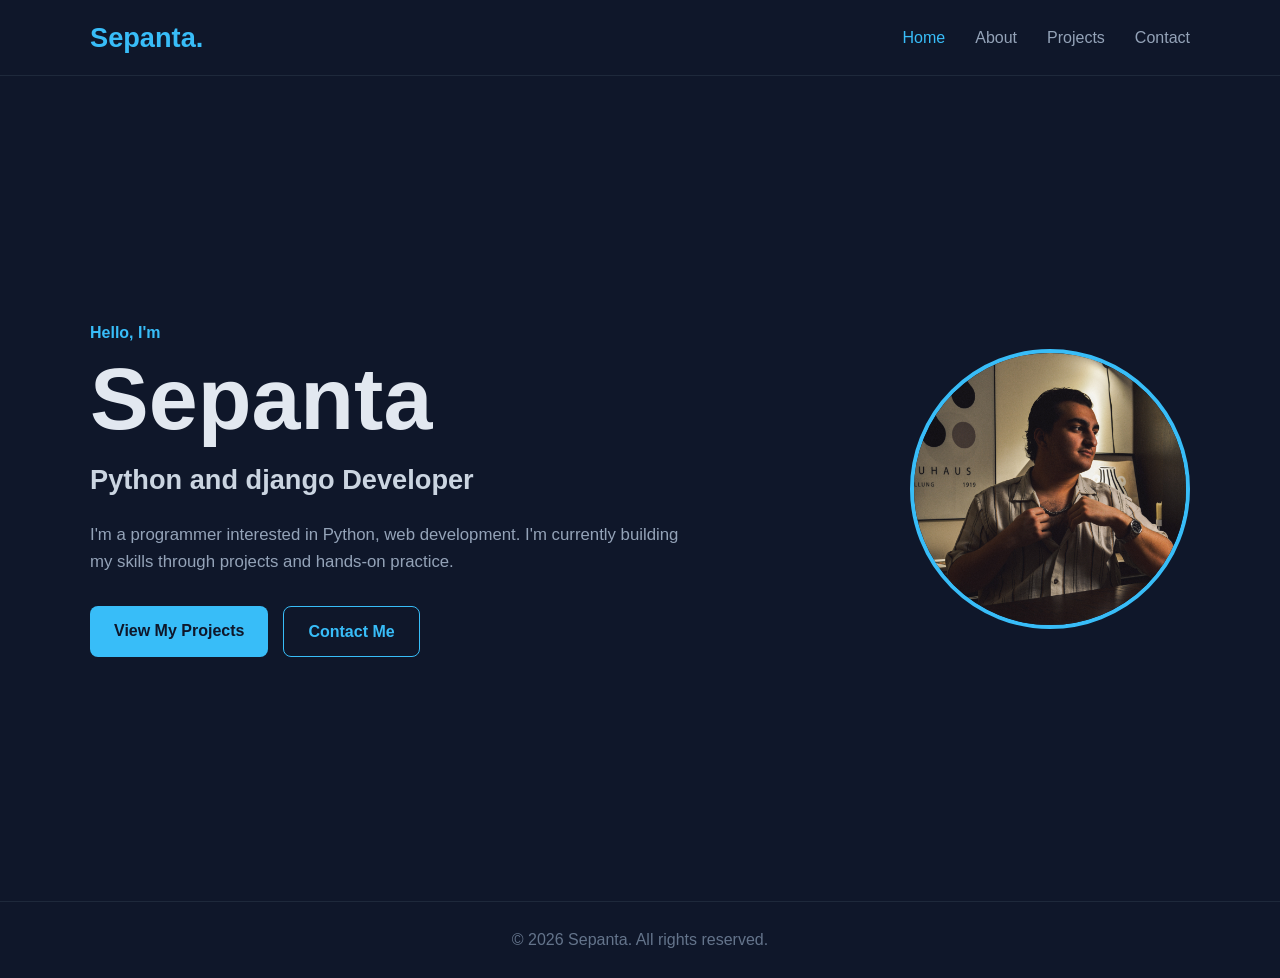
<file: index.html>
<!DOCTYPE html>
<html lang="en">
<head>
    <meta charset="UTF-8">
    <meta name="viewport" content="width=device-width, initial-scale=1.0">
    <title>Sepanta | Portfolio</title>
    <link rel="stylesheet" href="css/style.css">
</head>
<body>
<header>
    <nav class="navbar">
        <a href="index.html" class="logo">Sepanta.</a>
        <div class="nav-links">
            <a href="index.html" class="active">Home</a>
            <a href="about.html">About</a>
            <a href="projects.html">Projects</a>
            <a href="contact.html">Contact</a>
        </div>
    </nav>
</header>

<main>
    <section class="hero">
        <div class="hero-text">
            <p class="subtitle">Hello, I'm</p>
            <h1>Sepanta</h1>
            <h2>Python and django Developer </h2>
            <p>I'm a programmer interested in Python, web development. I'm currently building my skills through projects and hands-on practice.</p>
            <div class="hero-buttons">
                <a href="projects.html" class="btn">View My Projects</a>
                <a href="contact.html" class="btn secondary">Contact Me</a>
            </div>
        </div>
        <div class="hero-image">
            <img src="images/profile.jpg" alt="Sepanta profile picture">
        </div>
    </section>
</main>

<footer><p>&copy; 2026 Sepanta. All rights reserved.</p></footer>
</body>
</html>
</file>
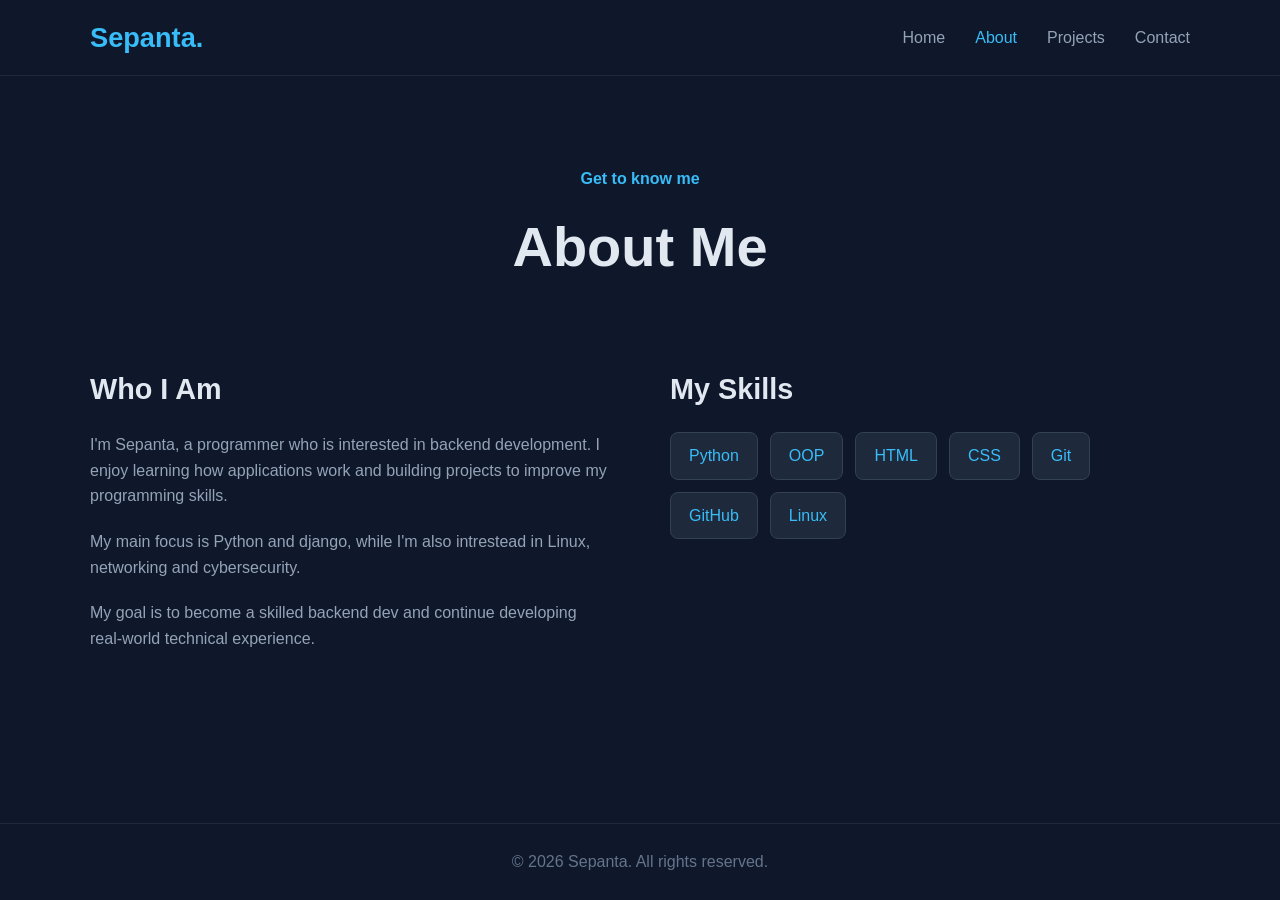
<file: about.html>
<!DOCTYPE html>
<html lang="en">
<head>
    <meta charset="UTF-8">
    <meta name="viewport" content="width=device-width, initial-scale=1.0">
    <title>About | Sepanta</title>
    <link rel="stylesheet" href="css/style.css">
</head>
<body>
<header>
    <nav class="navbar">
        <a href="index.html" class="logo">Sepanta.</a>
        <div class="nav-links">
            <a href="index.html">Home</a>
            <a href="about.html" class="active">About</a>
            <a href="projects.html">Projects</a>
            <a href="contact.html">Contact</a>
        </div>
    </nav>
</header>

<main>
    <section class="page-header">
        <p class="subtitle">Get to know me</p>
        <h1>About Me</h1>
    </section>

    <section class="about-section">
        <div class="about-text">
            <h2>Who I Am</h2>
            <p>I'm Sepanta, a programmer who is interested in backend development. I enjoy learning how applications work and building projects to improve my programming skills.</p>
            <p>My main focus is Python and django, while I'm also intrestead in Linux, networking and cybersecurity.</p>
            <p>My goal is to become a skilled backend dev and continue developing real-world technical experience.</p>
        </div>

        <div class="skills">
            <h2>My Skills</h2>
            <div class="skill-list">
                <span>Python</span><span>OOP</span><span>HTML</span><span>CSS</span>
                <span>Git</span><span>GitHub</span><span>Linux</span>
            </div>
        </div>
    </section>
</main>

<footer><p>&copy; 2026 Sepanta. All rights reserved.</p></footer>
</body>
</html>
</file>
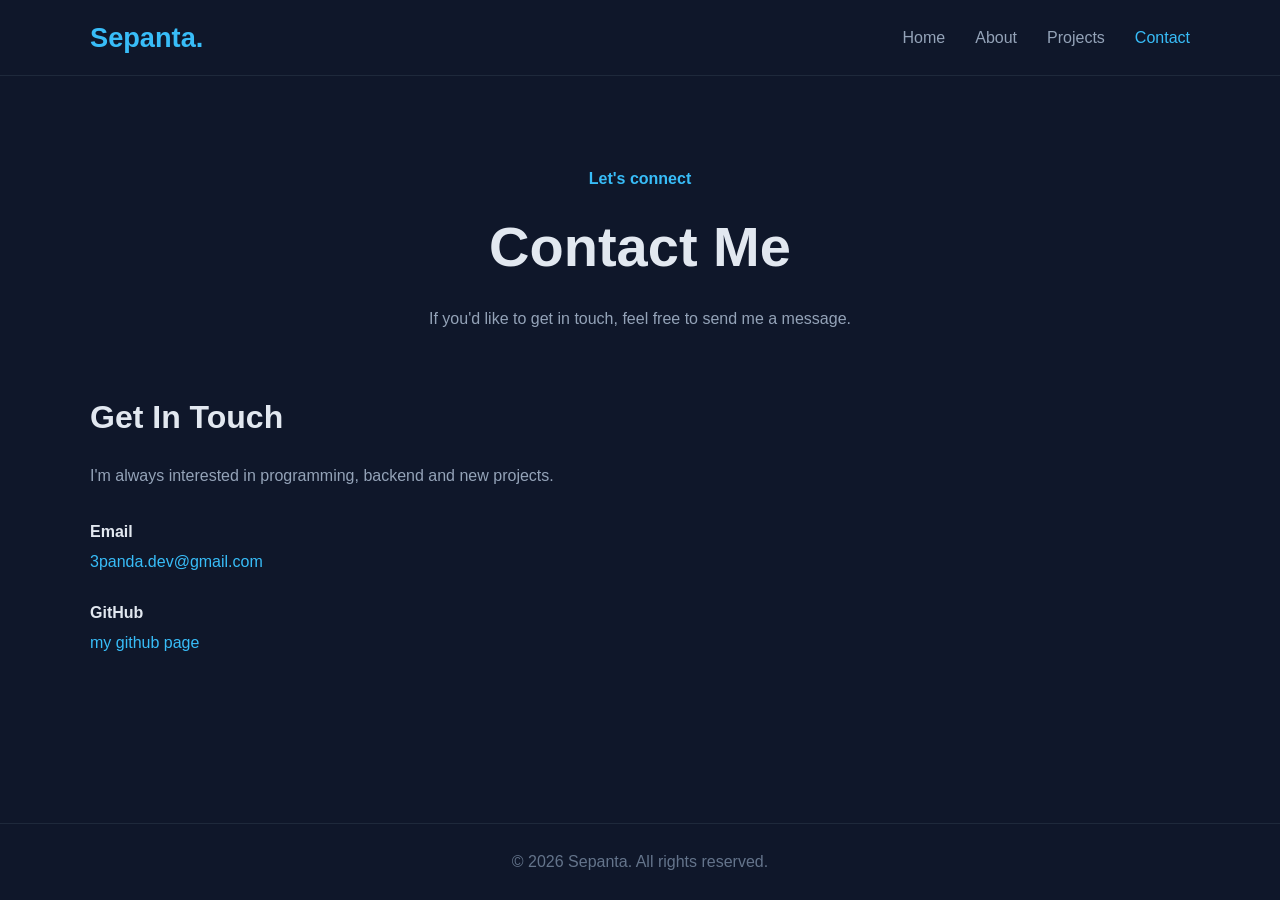
<file: contact.html>
<!DOCTYPE html>
<html lang="en">
<head>
    <meta charset="UTF-8">
    <meta name="viewport" content="width=device-width, initial-scale=1.0">
    <title>Contact | Sepanta</title>
    <link rel="stylesheet" href="css/style.css">
</head>
<body>
<header>
    <nav class="navbar">
        <a href="index.html" class="logo">Sepanta.</a>
        <div class="nav-links">
            <a href="index.html">Home</a>
            <a href="about.html">About</a>
            <a href="projects.html">Projects</a>
            <a href="contact.html" class="active">Contact</a>
        </div>
    </nav>
</header>

<main>
    <section class="page-header">
        <p class="subtitle">Let's connect</p>
        <h1>Contact Me</h1>
        <p>If you'd like to get in touch, feel free to send me a message.</p>
    </section>

    <section class="contact-section">
        <div class="contact-info">
            <h2>Get In Touch</h2>
            <p>I'm always interested in programming, backend and new projects.</p>

            <div class="contact-item">
                <strong>Email</strong>
                <a href="mailto:3panda.dev@gmail.com">3panda.dev@gmail.com</a>
            </div>

            <div class="contact-item">
                <strong>GitHub</strong>
                <a href="https://github.com/3panda-dev" target="_blank">my github page</a>
            </div>
        </div>

    </section>
</main>

<footer><p>&copy; 2026 Sepanta. All rights reserved.</p></footer>
</body>
</html>
</file>
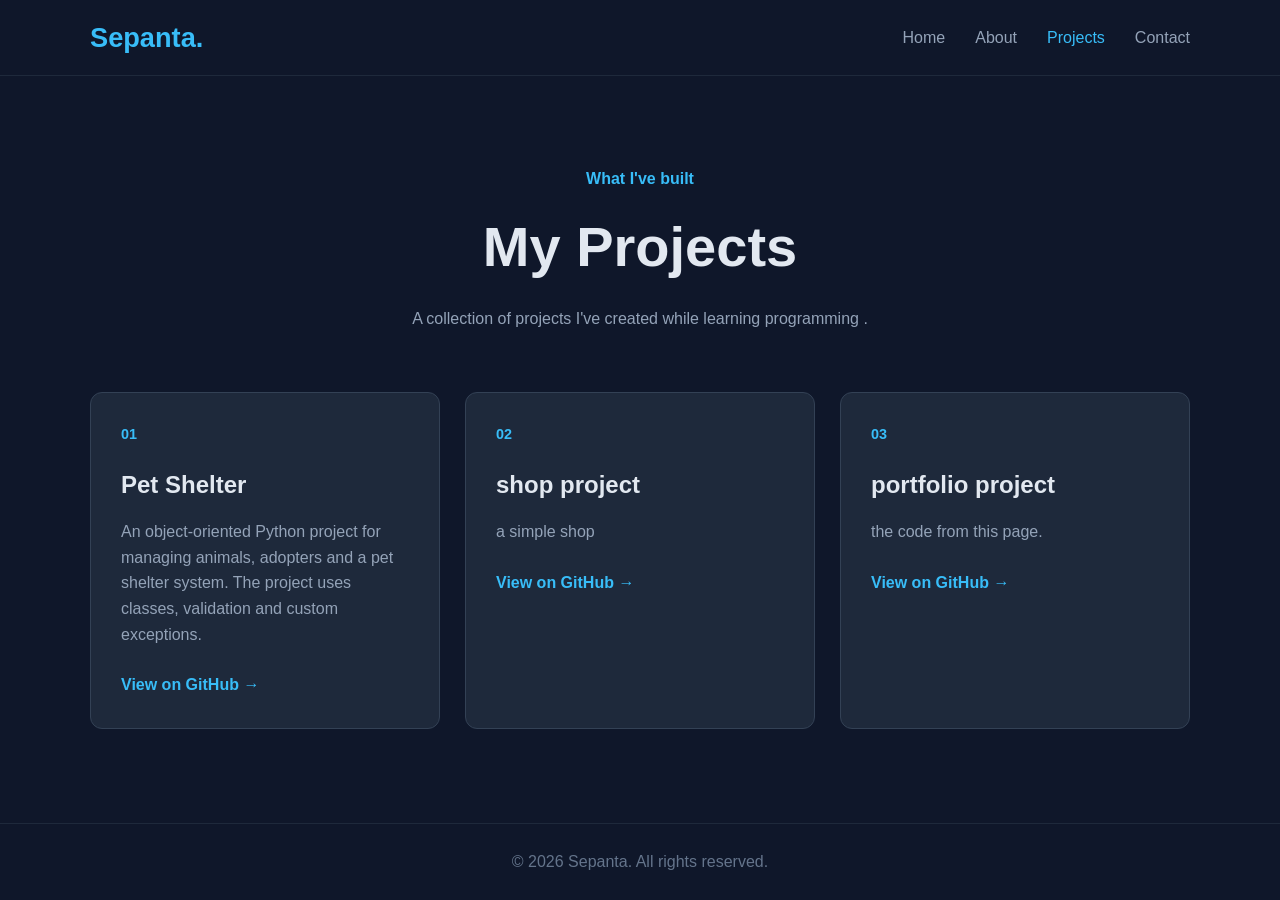
<file: projects.html>
<!DOCTYPE html>
<html lang="en">
<head>
    <meta charset="UTF-8">
    <meta name="viewport" content="width=device-width, initial-scale=1.0">
    <title>Projects | Sepanta</title>
    <link rel="stylesheet" href="css/style.css">
</head>
<body>
<header>
    <nav class="navbar">
        <a href="index.html" class="logo">Sepanta.</a>
        <div class="nav-links">
            <a href="index.html">Home</a>
            <a href="about.html">About</a>
            <a href="projects.html" class="active">Projects</a>
            <a href="contact.html">Contact</a>
        </div>
    </nav>
</header>

<main>
    <section class="page-header">
        <p class="subtitle">What I've built</p>
        <h1>My Projects</h1>
        <p>A collection of projects I've created while learning programming .</p>
    </section>

    <section class="projects-grid">
        <article class="project-card">
            <div class="project-number">01</div>
            <h2>Pet Shelter</h2>
            <p>An object-oriented Python project for managing animals, adopters and a pet shelter system. The project uses classes, validation and custom exceptions.</p>
            <a href="https://github.com/3panda-dev/pet_shelter/tree/main" target="_blank" class="project-link">View on GitHub →</a>
        </article>

        <article class="project-card">
            <div class="project-number">02</div>
            <h2>shop project</h2>
            <p>a simple shop</p>
            <a href="https://github.com/3panda-dev/shop_project" target="_blank" class="project-link">View on GitHub →</a>
        </article>

        <article class="project-card">
            <div class="project-number">03</div>
            <h2>portfolio project</h2>
            <p>the code from this page.</p>
            <a href="https://github.com/YOUR_USERNAME/linux-practice" target="_blank" class="project-link">View on GitHub →</a>
        </article>
    </section>
</main>

<footer><p>&copy; 2026 Sepanta. All rights reserved.</p></footer>
</body>
</html>
</file>
<file: css/style.css>
* {
    margin: 0;
    padding: 0;
    box-sizing: border-box;
}

html { scroll-behavior: smooth; }

body {
    font-family: Arial, Helvetica, sans-serif;
    background: #0f172a;
    color: #e2e8f0;
    line-height: 1.6;
    min-height: 100vh;
    display: flex;
    flex-direction: column;
}

a { text-decoration: none; color: inherit; }

main {
    width: 90%;
    max-width: 1100px;
    margin: 0 auto;
    flex: 1;
}

header {
    border-bottom: 1px solid #1e293b;
    background: #0f172a;
}

.navbar {
    width: 90%;
    max-width: 1100px;
    margin: 0 auto;
    min-height: 75px;
    display: flex;
    align-items: center;
    justify-content: space-between;
}

.logo {
    font-size: 1.7rem;
    font-weight: 700;
    color: #38bdf8;
}

.nav-links {
    display: flex;
    gap: 30px;
}

.nav-links a {
    color: #94a3b8;
    font-weight: 500;
    transition: 0.3s;
}

.nav-links a:hover,
.nav-links a.active { color: #38bdf8; }

.hero {
    min-height: calc(100vh - 75px);
    display: flex;
    align-items: center;
    justify-content: space-between;
    gap: 60px;
}

.hero-text { max-width: 650px; }

.subtitle {
    color: #38bdf8;
    font-size: 1rem;
    font-weight: 600;
    margin-bottom: 10px;
}

.hero h1 {
    font-size: clamp(3rem, 8vw, 5.5rem);
    line-height: 1;
    margin-bottom: 15px;
}

.hero h2 {
    font-size: 1.7rem;
    color: #cbd5e1;
    margin-bottom: 20px;
}

.hero p:not(.subtitle) {
    color: #94a3b8;
    max-width: 600px;
    font-size: 1.05rem;
}

.hero-image {
    width: 280px;
    height: 280px;
    flex-shrink: 0;
}

.hero-image img {
    width: 100%;
    height: 100%;
    object-fit: cover;
    border-radius: 50%;
    border: 4px solid #38bdf8;
}

.hero-buttons {
    display: flex;
    gap: 15px;
    margin-top: 30px;
}

.btn {
    display: inline-block;
    border: none;
    background: #38bdf8;
    color: #0f172a;
    padding: 12px 24px;
    border-radius: 8px;
    font-weight: 700;
    cursor: pointer;
    transition: 0.3s;
}

.btn:hover {
    transform: translateY(-3px);
    background: #7dd3fc;
}

.btn.secondary {
    background: transparent;
    color: #38bdf8;
    border: 1px solid #38bdf8;
}

.btn.secondary:hover {
    background: #38bdf8;
    color: #0f172a;
}

.page-header {
    text-align: center;
    padding: 90px 0 60px;
}

.page-header h1 {
    font-size: 3.5rem;
    margin-bottom: 15px;
}

.page-header p:last-child {
    color: #94a3b8;
    max-width: 650px;
    margin: 0 auto;
}

.about-section {
    display: grid;
    grid-template-columns: 1fr 1fr;
    gap: 60px;
    padding-bottom: 80px;
}

.about-section h2 {
    font-size: 1.8rem;
    margin-bottom: 20px;
}

.about-text p {
    color: #94a3b8;
    margin-bottom: 20px;
}

.skill-list {
    display: flex;
    flex-wrap: wrap;
    gap: 12px;
}

.skill-list span {
    background: #1e293b;
    color: #38bdf8;
    border: 1px solid #334155;
    padding: 10px 18px;
    border-radius: 8px;
    transition: 0.3s;
}

.skill-list span:hover {
    transform: translateY(-3px);
    border-color: #38bdf8;
}

.projects-grid {
    display: grid;
    grid-template-columns: repeat(3, 1fr);
    gap: 25px;
    padding-bottom: 80px;
}

.project-card {
    background: #1e293b;
    border: 1px solid #334155;
    border-radius: 12px;
    padding: 30px;
    transition: 0.3s;
}

.project-card:hover {
    transform: translateY(-8px);
    border-color: #38bdf8;
}

.project-number {
    color: #38bdf8;
    font-size: 0.9rem;
    font-weight: 700;
    margin-bottom: 20px;
}

.project-card h2 { margin-bottom: 15px; }

.project-card p {
    color: #94a3b8;
    margin-bottom: 25px;
}

.project-link {
    color: #38bdf8;
    font-weight: 600;
}

.project-link:hover { text-decoration: underline; }

.contact-section {
    display: grid;
    grid-template-columns: 1fr 1fr;
    gap: 60px;
    padding-bottom: 80px;
}

.contact-info h2 {
    font-size: 2rem;
    margin-bottom: 20px;
}

.contact-info > p {
    color: #94a3b8;
    margin-bottom: 30px;
}

.contact-item { margin-bottom: 25px; }

.contact-item strong {
    display: block;
    margin-bottom: 5px;
}

.contact-item a { color: #38bdf8; }

.contact-form {
    display: flex;
    flex-direction: column;
    gap: 10px;
}

.contact-form label {
    font-weight: 600;
    margin-top: 10px;
}

.contact-form input,
.contact-form textarea {
    width: 100%;
    padding: 13px;
    border: 1px solid #334155;
    border-radius: 7px;
    background: #1e293b;
    color: #e2e8f0;
    font-family: inherit;
    resize: vertical;
}

.contact-form input:focus,
.contact-form textarea:focus {
    outline: none;
    border-color: #38bdf8;
}

.contact-form .btn {
    margin-top: 15px;
    align-self: flex-start;
}

footer {
    border-top: 1px solid #1e293b;
    text-align: center;
    padding: 25px;
    color: #64748b;
    margin-top: auto;
}

@media (max-width: 800px) {
    .navbar {
        flex-direction: column;
        gap: 15px;
        padding: 20px 0;
    }

    .nav-links {
        gap: 15px;
        flex-wrap: wrap;
        justify-content: center;
    }

    .hero {
        flex-direction: column-reverse;
        text-align: center;
        justify-content: center;
        padding: 60px 0;
    }

    .hero-buttons {
        justify-content: center;
        flex-wrap: wrap;
    }

    .hero-image {
        width: 220px;
        height: 220px;
    }

    .about-section,
    .contact-section {
        grid-template-columns: 1fr;
        gap: 40px;
    }

    .projects-grid { grid-template-columns: 1fr; }

    .page-header h1 { font-size: 2.8rem; }
}

@media (max-width: 500px) {
    main { width: 92%; }

    .hero h1 { font-size: 3.5rem; }

    .hero h2 { font-size: 1.3rem; }

    .nav-links { font-size: 0.9rem; }
}
</file>
